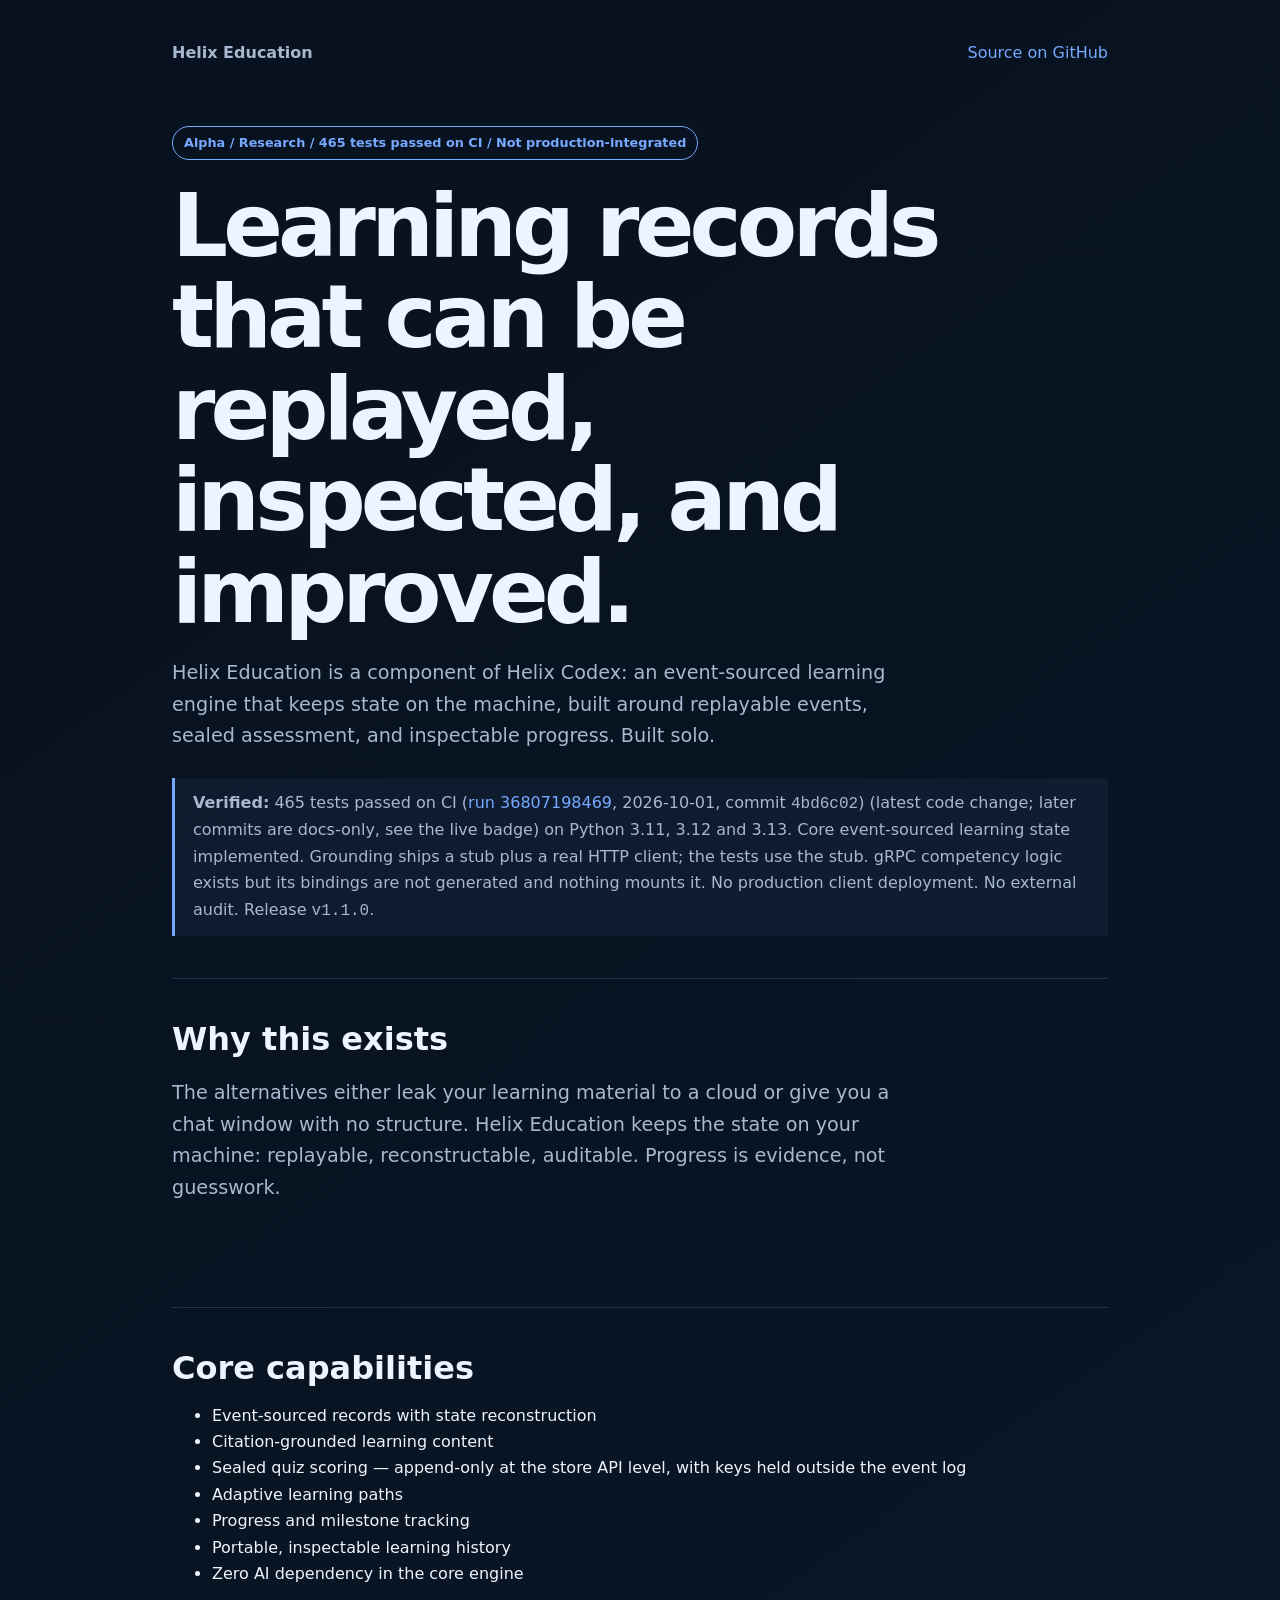
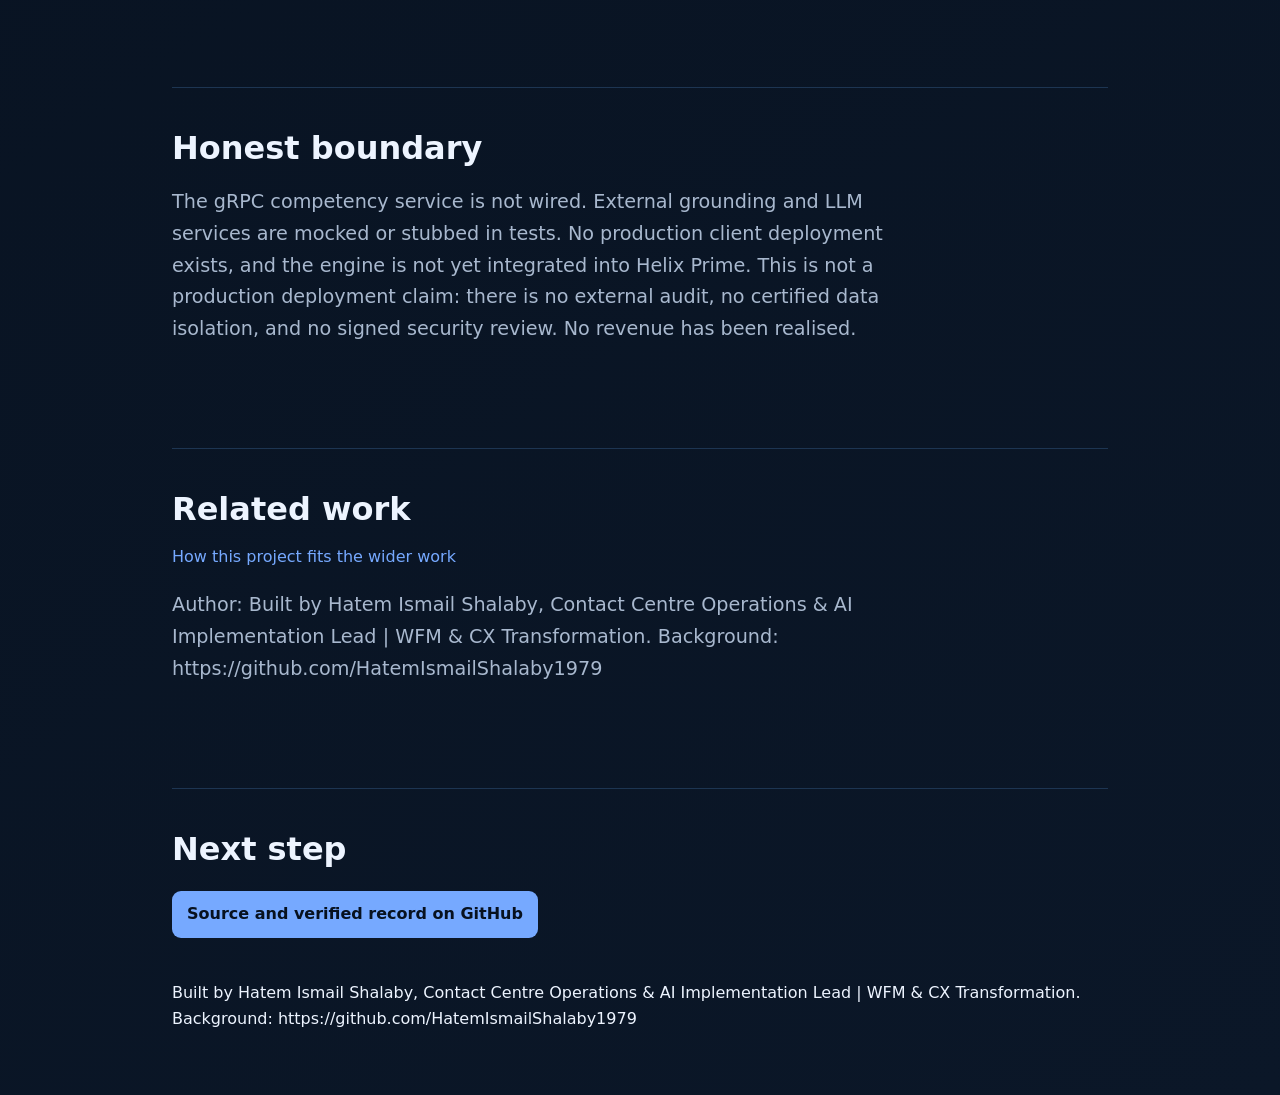
<file: index.html>
<!doctype html>
<html lang="en">
<head><meta charset="utf-8"><meta name="viewport" content="width=device-width,initial-scale=1"><meta name="description" content="Helix Education — an event-sourced learning engine and a component of Helix Codex. Alpha / 465 tests passed on CI (run 36807198469, 2026-10-01, commit 4bd6c02). (latest code change; later commits are docs-only, see the live badge). Built solo."><title>Helix Education</title><style>:root{--bg:#07111f;--panel:#0d1b2e;--text:#edf4ff;--muted:#a8b8ce;--accent:#76a9ff;--line:#1d3552}*{box-sizing:border-box}body{margin:0;background:linear-gradient(145deg,#07111f,#0b1728);color:var(--text);font:16px/1.65 system-ui,sans-serif}main{max-width:980px;margin:auto;padding:28px 22px 64px}nav{display:flex;justify-content:space-between;gap:20px;padding:12px 0 60px;color:var(--muted)}a{color:var(--accent);text-decoration:none}.tag{display:inline-block;border:1px solid var(--accent);border-radius:999px;padding:5px 11px;color:var(--accent);font-size:.8rem;font-weight:700}h1{font-size:clamp(2.5rem,7vw,5.5rem);line-height:1.04;letter-spacing:-.055em;max-width:820px;margin:20px 0}h2{font-size:2rem;line-height:1.15;margin:0 0 12px}.lead{font-size:1.2rem;color:var(--muted);max-width:760px}.status{border-left:3px solid var(--accent);padding:12px 18px;margin:26px 0;color:var(--muted);background:rgba(118,169,255,.06)}section{border-top:1px solid var(--line);padding:42px 0;margin-top:42px}.cta{display:inline-block;background:var(--accent);color:#07111f;padding:10px 15px;border-radius:9px;font-weight:700;margin-top:12px}@media(max-width:600px){nav{padding-bottom:36px}}</style></head>
<body><main>
<nav><strong>Helix Education</strong><a href="https://github.com/HatemIsmailShalaby1979/Helix-Education">Source on GitHub</a></nav>
<header><span class="tag">Alpha / Research / 465 tests passed on CI / Not production-integrated</span><h1>Learning records that can be replayed, inspected, and improved.</h1><p class="lead">Helix Education is a component of Helix Codex: an event-sourced learning engine that keeps state on the machine, built around replayable events, sealed assessment, and inspectable progress. Built solo.</p><p class="status"><strong>Verified:</strong> 465 tests passed on CI (<a href="https://github.com/HatemIsmailShalaby1979/Helix-Education/actions/runs/36807198469">run 36807198469</a>, 2026-10-01, commit <code>4bd6c02</code>) (latest code change; later commits are docs-only, see the live badge) on Python 3.11, 3.12 and 3.13. Core event-sourced learning state implemented. Grounding ships a stub plus a real HTTP client; the tests use the stub. gRPC competency logic exists but its bindings are not generated and nothing mounts it. No production client deployment. No external audit. Release <code>v1.1.0</code>.</p></header>

<section><h2>Why this exists</h2><p class="lead">The alternatives either leak your learning material to a cloud or give you a chat window with no structure. Helix Education keeps the state on your machine: replayable, reconstructable, auditable. Progress is evidence, not guesswork.</p></section>

<section><h2>Core capabilities</h2><ul><li>Event-sourced records with state reconstruction</li><li>Citation-grounded learning content</li><li>Sealed quiz scoring — append-only at the store API level, with keys held outside the event log</li><li>Adaptive learning paths</li><li>Progress and milestone tracking</li><li>Portable, inspectable learning history</li><li>Zero AI dependency in the core engine</li></ul></section>

<section><h2>Honest boundary</h2><p class="lead">The gRPC competency service is not wired. External grounding and LLM services are mocked or stubbed in tests. No production client deployment exists, and the engine is not yet integrated into Helix Prime. This is not a production deployment claim: there is no external audit, no certified data isolation, and no signed security review. No revenue has been realised.</p></section>



<section><h2>Related work</h2><p><a href="https://github.com/HatemIsmailShalaby1979/HatemIsmailShalaby1979">How this project fits the wider work</a></p><p class="lead">Author: Built by Hatem Ismail Shalaby, Contact Centre Operations & AI Implementation Lead | WFM & CX Transformation. Background: https://github.com/HatemIsmailShalaby1979</p></section>

<section><h2>Next step</h2><a class="cta" href="https://github.com/HatemIsmailShalaby1979/Helix-Education">Source and verified record on GitHub</a></section>
<footer>Built by Hatem Ismail Shalaby, Contact Centre Operations & AI Implementation Lead | WFM & CX Transformation. Background: https://github.com/HatemIsmailShalaby1979</footer>
</main></body></html>
</file>
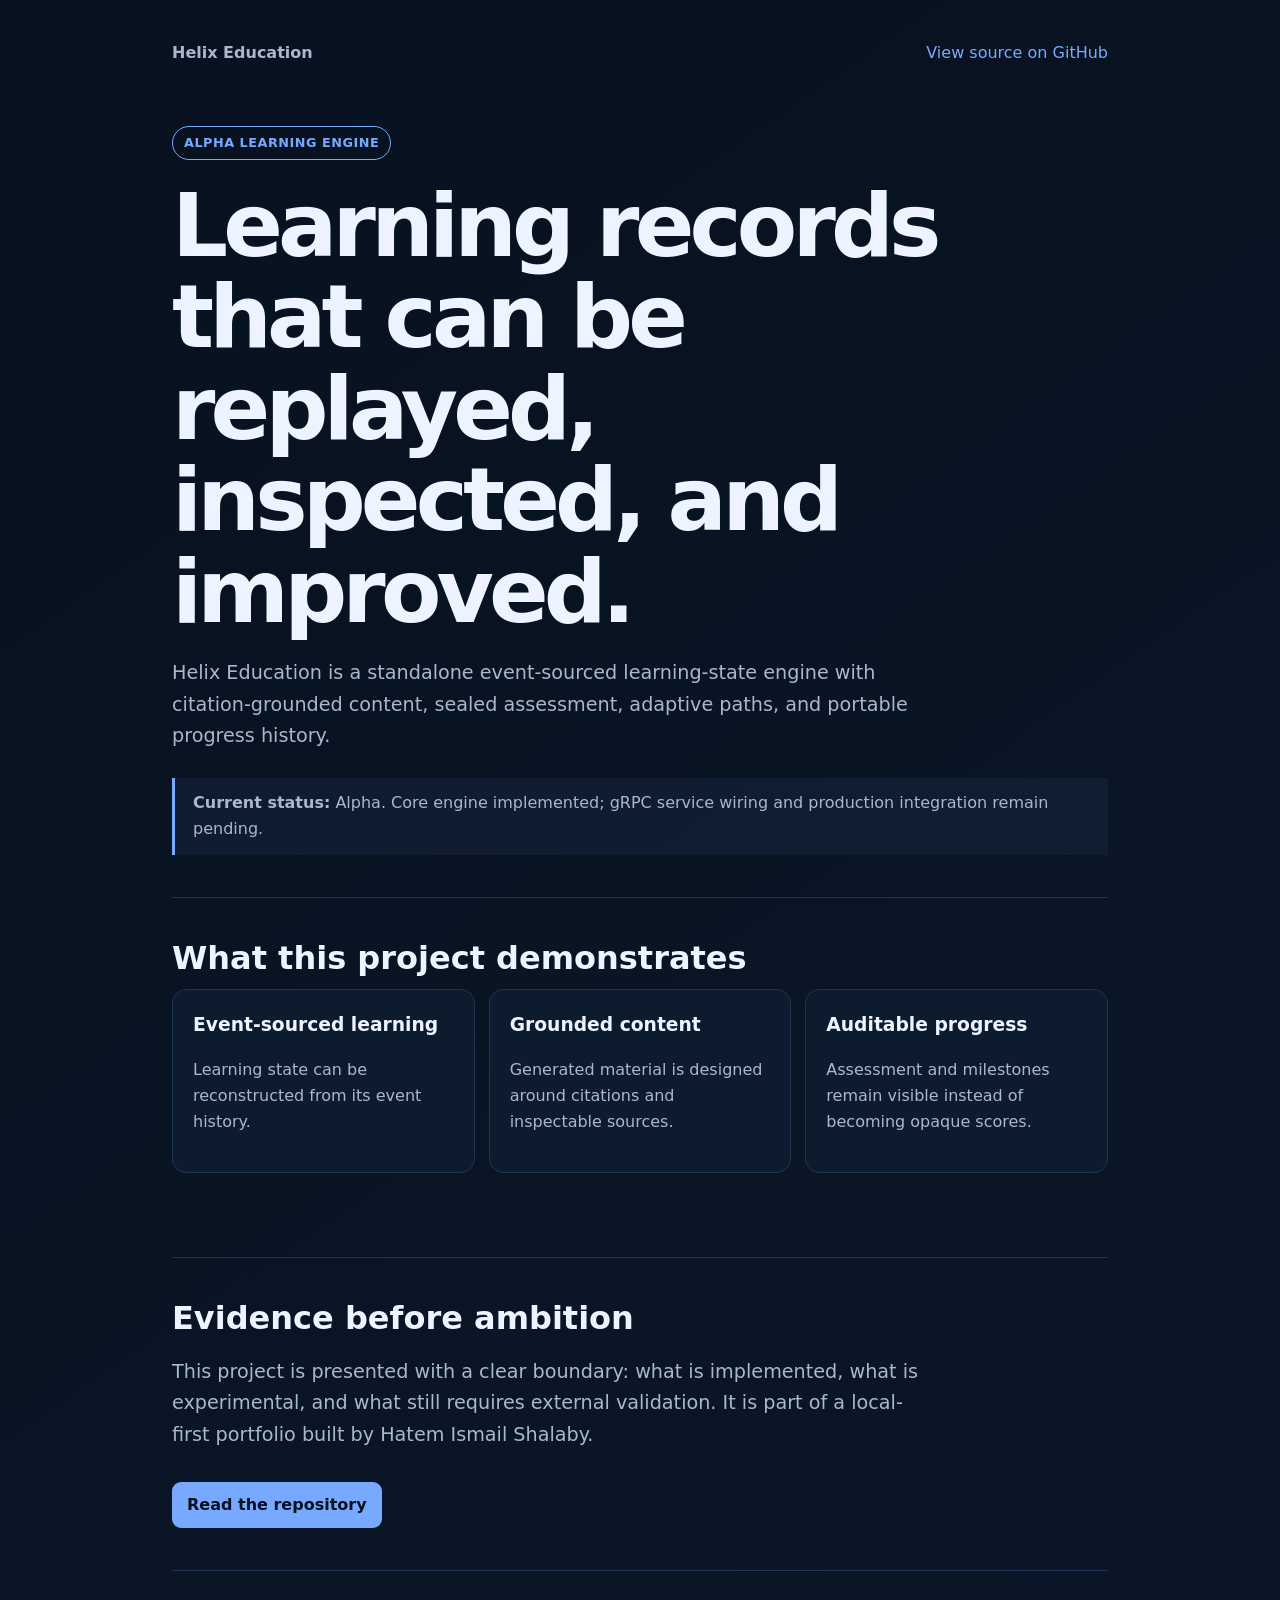
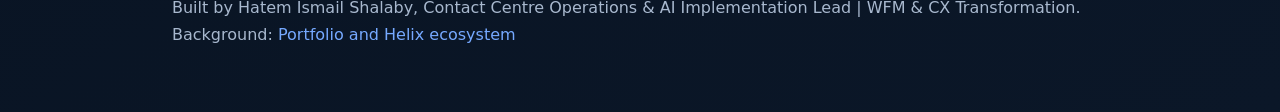
<file: marketing/index.html>
<!doctype html>
<html lang="en">
<head>
<meta charset="utf-8">
<meta name="viewport" content="width=device-width,initial-scale=1">
<meta name="description" content="Helix Education is a standalone event-sourced learning-state engine with citation-grounded content, sealed assessment, adaptive paths, and portable progress history.">
<title>Helix Education</title>
<style>
:root{--bg:#07111f;--panel:#0d1b2e;--text:#edf4ff;--muted:#a8b8ce;--accent:#76a9ff;--line:#1d3552}
*{box-sizing:border-box}body{margin:0;background:linear-gradient(145deg,#07111f,#0b1728);color:var(--text);font:16px/1.65 system-ui,-apple-system,Segoe UI,sans-serif}main{max-width:980px;margin:auto;padding:28px 22px 64px}nav{display:flex;justify-content:space-between;gap:20px;padding:12px 0 60px;color:var(--muted)}a{color:var(--accent);text-decoration:none}.tag{display:inline-block;border:1px solid var(--accent);border-radius:999px;padding:5px 11px;color:var(--accent);font-size:.8rem;font-weight:700;letter-spacing:.04em;text-transform:uppercase}h1{font-size:clamp(2.5rem,7vw,5.5rem);line-height:1.04;letter-spacing:-.055em;max-width:820px;margin:20px 0}h2{font-size:2rem;line-height:1.15;margin:0 0 12px}.lead{font-size:1.2rem;color:var(--muted);max-width:760px}.status{border-left:3px solid var(--accent);padding:12px 18px;margin:26px 0;color:var(--muted);background:rgba(118,169,255,.06)}section{border-top:1px solid var(--line);padding:42px 0;margin-top:42px}.grid{display:grid;grid-template-columns:repeat(auto-fit,minmax(220px,1fr));gap:14px}.card{background:var(--panel);border:1px solid var(--line);border-radius:14px;padding:20px}.card h3{margin:0 0 8px}.card p,.card li{color:var(--muted)}ul{padding-left:20px}footer{border-top:1px solid var(--line);padding-top:24px;color:var(--muted)}.cta{display:inline-block;background:var(--accent);color:#07111f;padding:10px 15px;border-radius:9px;font-weight:700;margin-top:12px}@media(max-width:600px){nav{padding-bottom:36px}}
</style>
</head>
<body><main>
<nav><strong>Helix Education</strong><a href="https://github.com/HatemIsmailShalaby1979/Helix-Education">View source on GitHub</a></nav>
<header><span class="tag">Alpha learning engine</span><h1>Learning records that can be replayed, inspected, and improved.</h1><p class="lead">Helix Education is a standalone event-sourced learning-state engine with citation-grounded content, sealed assessment, adaptive paths, and portable progress history.</p><p class="status"><strong>Current status:</strong> Alpha. Core engine implemented; gRPC service wiring and production integration remain pending.</p></header>
<section><h2>What this project demonstrates</h2><div class="grid"><article class="card"><h3>Event-sourced learning</h3><p>Learning state can be reconstructed from its event history.</p></article><article class="card"><h3>Grounded content</h3><p>Generated material is designed around citations and inspectable sources.</p></article><article class="card"><h3>Auditable progress</h3><p>Assessment and milestones remain visible instead of becoming opaque scores.</p></article></div></section>
<section><h2>Evidence before ambition</h2><p class="lead">This project is presented with a clear boundary: what is implemented, what is experimental, and what still requires external validation. It is part of a local-first portfolio built by Hatem Ismail Shalaby.</p><a class="cta" href="https://github.com/HatemIsmailShalaby1979/Helix-Education">Read the repository</a></section>
<footer>Built by Hatem Ismail Shalaby, Contact Centre Operations & AI Implementation Lead | WFM & CX Transformation. Background: <a href="https://github.com/HatemIsmailShalaby1979">Portfolio and Helix ecosystem</a></footer>
</main></body></html>
</file>
